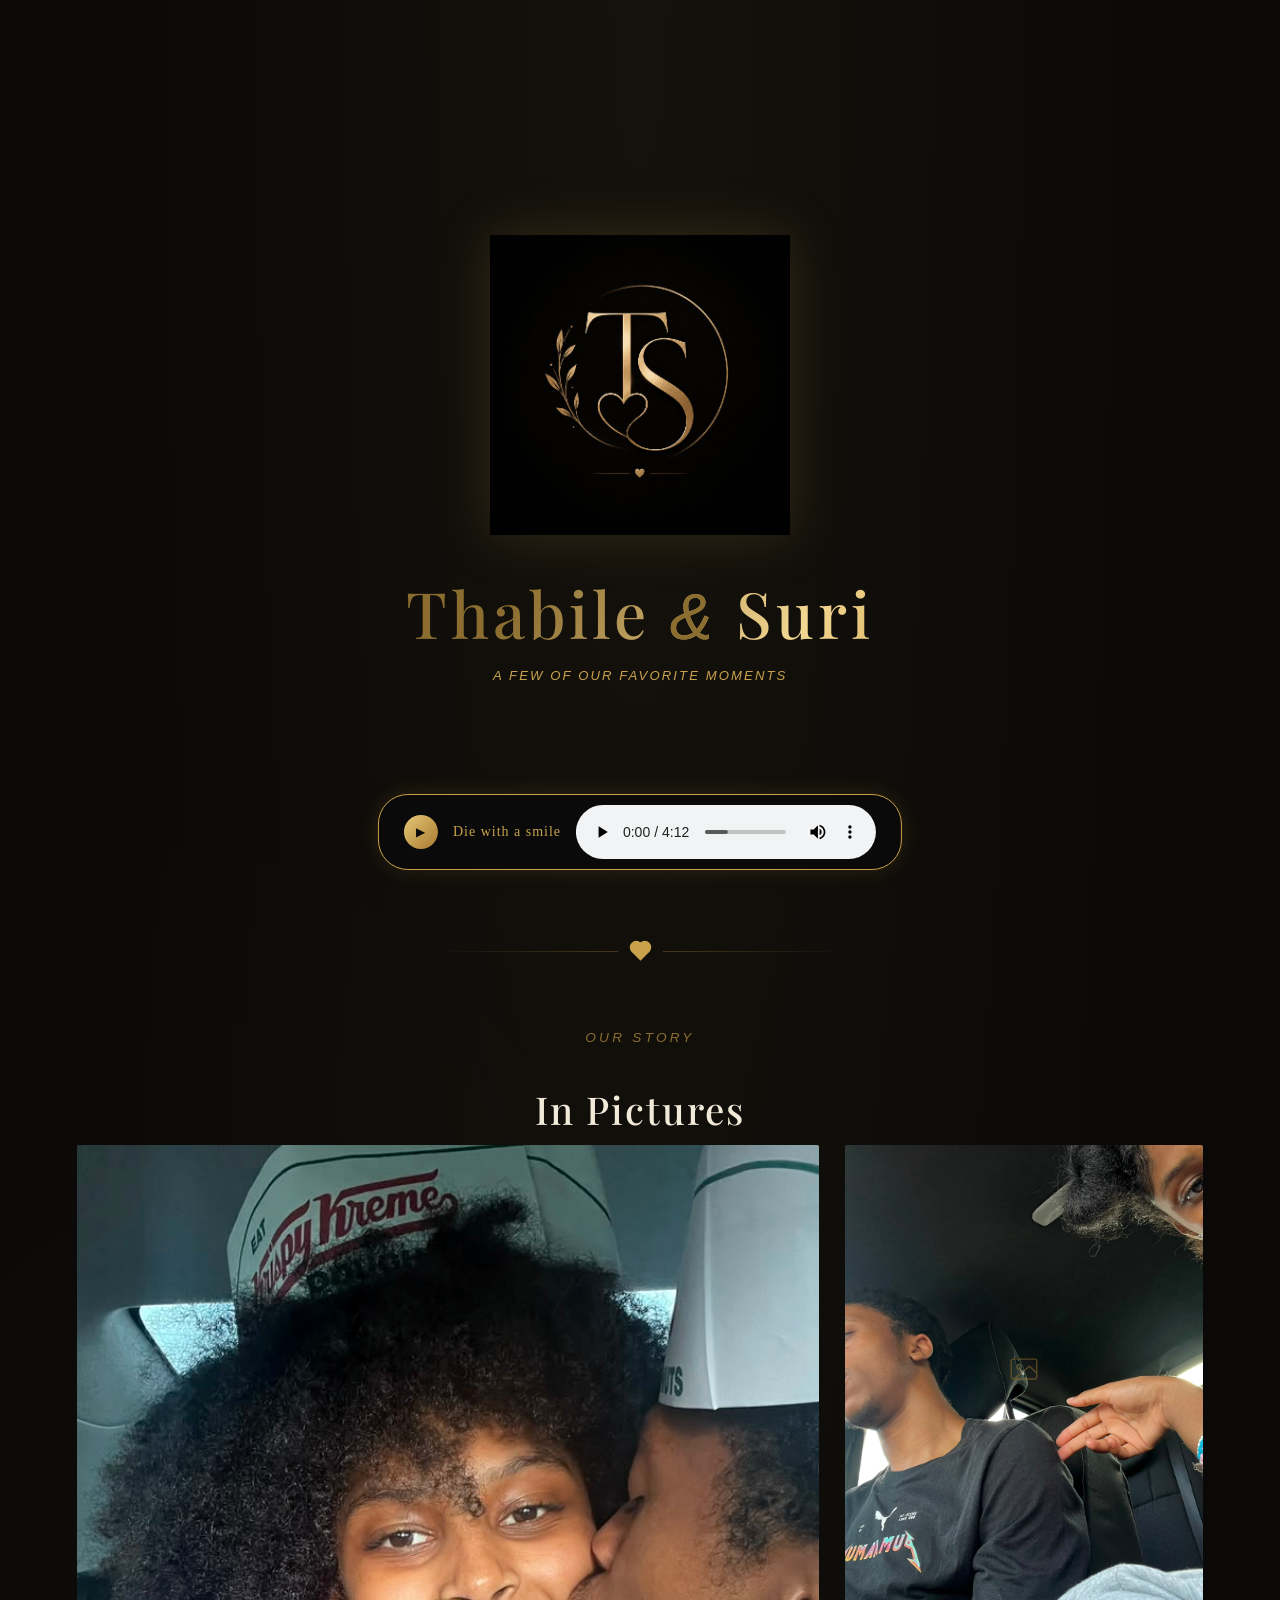
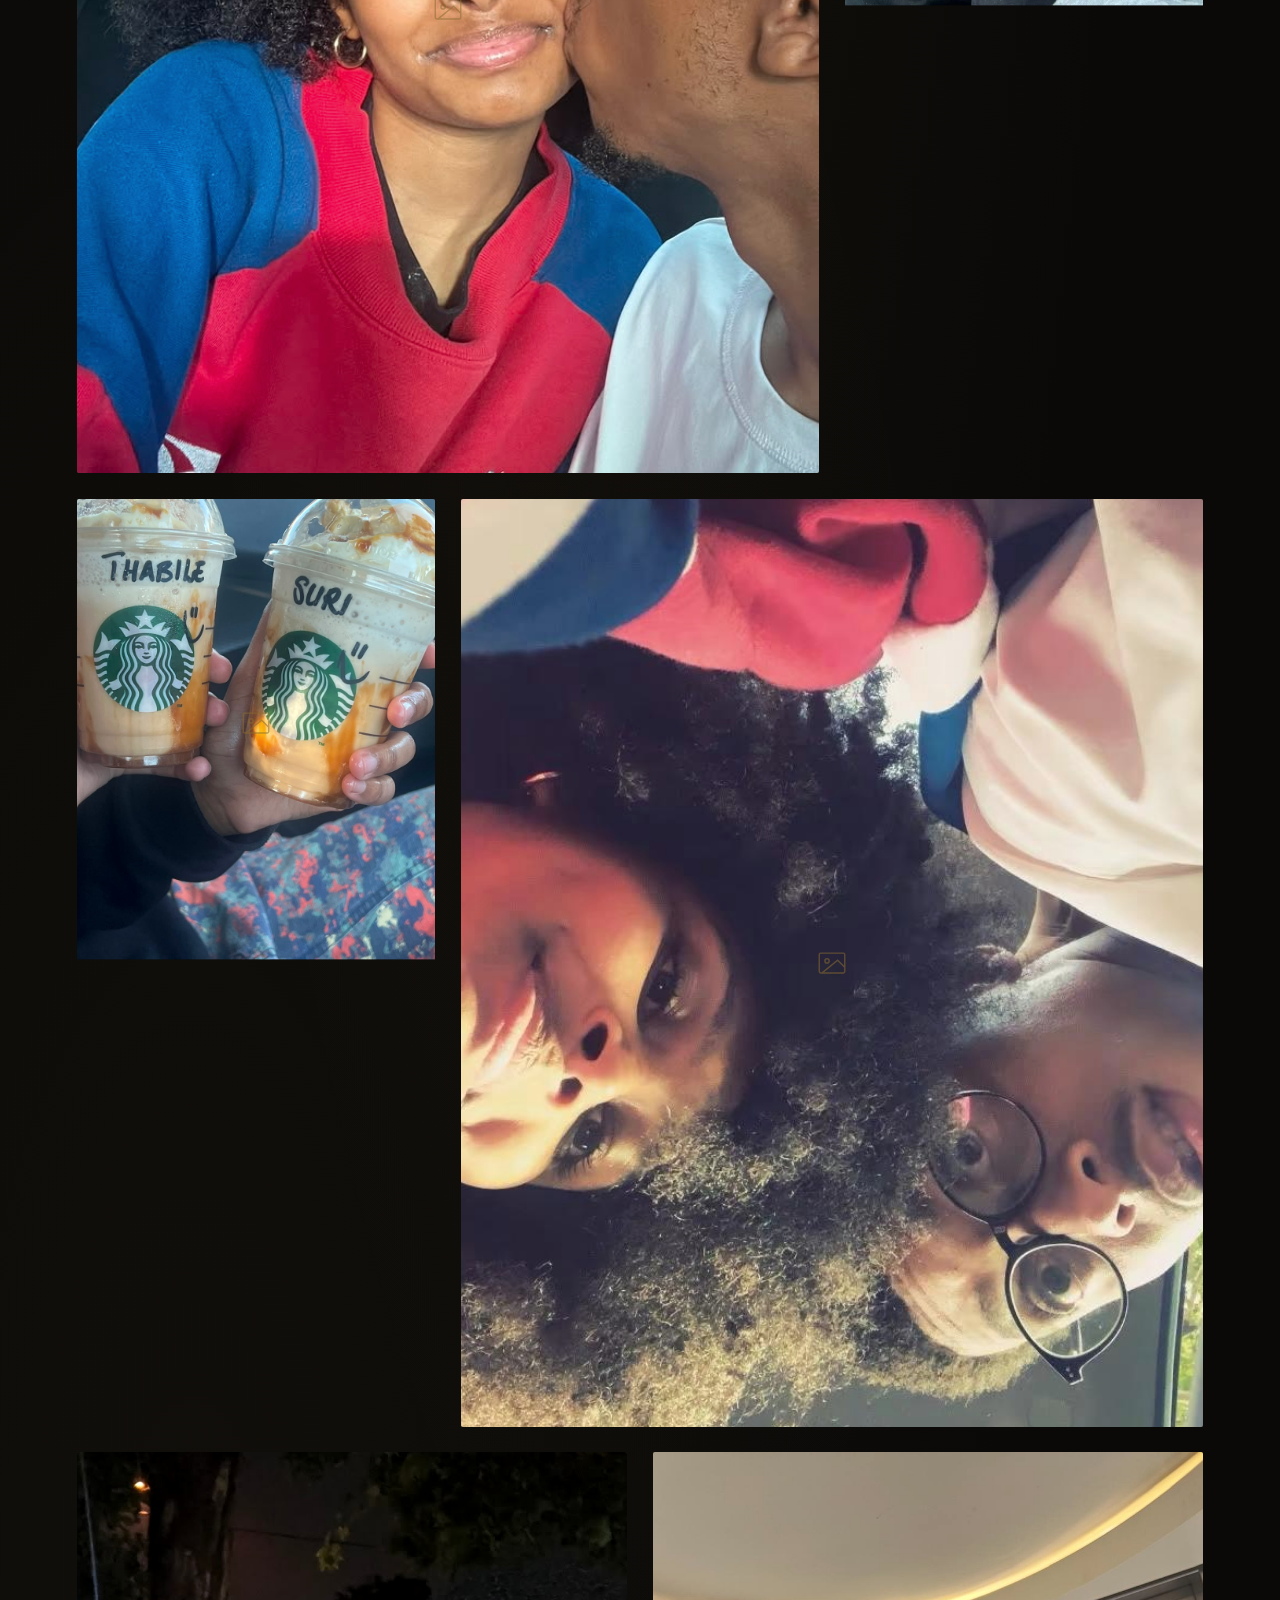
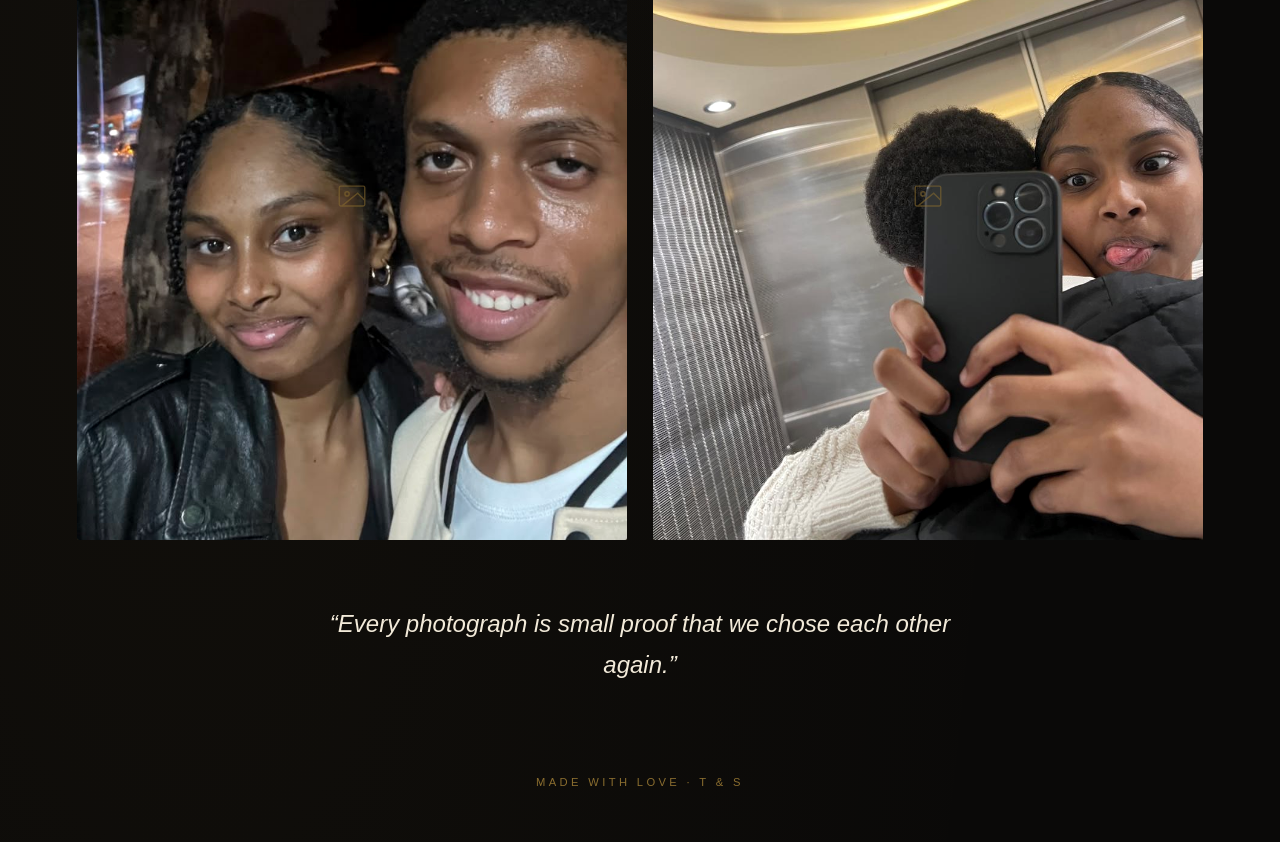
<file: gallery.html>
<!DOCTYPE html>
<html lang="en">
<head>
<meta charset="UTF-8">
<meta name="viewport" content="width=device-width, initial-scale=1.0">
<title>T &amp; S</title>
<link rel="preconnect" href="https://fonts.googleapis.com">
<link href="https://fonts.googleapis.com/css2?family=Playfair+Display:ital,wght@0,400;0,500;0,600;1,400&family=Cormorant+Garamond:ital,wght@0,400;0,500;1,400;1,500&display=swap" rel="stylesheet">
<link rel="stylesheet" href="style.css">
<link rel="stylesheet" href="gallery.css">
</head>
<body>

  <header class="hero">
    <img class="hero-mark" src="logo.jpeg" alt="T and S monogram">
    <h1 class="hero-names foil">Thabile <span class="amp">&amp;</span> Suri</h1>
    <p class="hero-sub">a few of our favorite moments</p>
    <div class="hero-scroll">
      <div class="line"></div>
      <span>Scroll</span>
    </div>
  </header>

  <section id="gallery">
    <div class="divider"><div class="rule"></div><div class="heart"></div><div class="rule right"></div></div>
    <p class="section-kicker">Our Story</p>
    <h2 class="section-title">In Pictures</h2>

    <div class="gallery" id="galleryGrid">
      <!-- Each .frame is one photo slot. Replace the src in the <img> tag with your own photo
           (e.g. src="photo1.jpg") and it will automatically replace this placeholder. -->

      <figure class="frame">
        <div class="frame-inner">
          <img src="WhatsApp Image 2026-08-07 at 14.19.41.jpeg" alt="Photo 1" onerror="this.style.display='none'">
          <div class="placeholder">
            <svg viewBox="0 0 24 24" fill="none" stroke="currentColor" stroke-width="1"><rect x="3" y="5" width="18" height="14" rx="1"/><circle cx="8.5" cy="10.5" r="1.5"/><path d="M21 15l-5-5L5 19"/></svg>
          </div>
          <div class="frame-gold-border"></div>
          <div class="corner tl"></div><div class="corner br"></div>
          <div class="frame-caption"><div class="num">01</div><div class="cap">Krispy Kreme employees</div></div>
        </div>
      </figure>

      <figure class="frame">
        <div class="frame-inner">
          <img src="WhatsApp Image 2026-08-07 at 14.19.47.jpeg" alt="Photo 2" onerror="this.style.display='none'">
          <div class="placeholder">
            <svg viewBox="0 0 24 24" fill="none" stroke="currentColor" stroke-width="1"><rect x="3" y="5" width="18" height="14" rx="1"/><circle cx="8.5" cy="10.5" r="1.5"/><path d="M21 15l-5-5L5 19"/></svg>
          </div>
          <div class="frame-gold-border"></div>
          <div class="corner tl"></div><div class="corner br"></div>
          <div class="frame-caption"><div class="num">02</div><div class="cap">Golden hour</div></div>
        </div>
      </figure>

      <figure class="frame">
        <div class="frame-inner">
          <img src="WhatsApp Image 2026-08-07 at 14.19.49.jpeg" alt="Photo 3" onerror="this.style.display='none'">
          <div class="placeholder">
            <svg viewBox="0 0 24 24" fill="none" stroke="currentColor" stroke-width="1"><rect x="3" y="5" width="18" height="14" rx="1"/><circle cx="8.5" cy="10.5" r="1.5"/><path d="M21 15l-5-5L5 19"/></svg>
          </div>
          <div class="frame-gold-border"></div>
          <div class="corner tl"></div><div class="corner br"></div>
          <div class="frame-caption"><div class="num">03</div><div class="cap">Just us</div></div>
        </div>
      </figure>

      <figure class="frame">
        <div class="frame-inner">
          <img src="WhatsApp Image 2026-08-07 at 14.25.54.jpeg" alt="Photo 4" onerror="this.style.display='none'">
          <div class="placeholder">
            <svg viewBox="0 0 24 24" fill="none" stroke="currentColor" stroke-width="1"><rect x="3" y="5" width="18" height="14" rx="1"/><circle cx="8.5" cy="10.5" r="1.5"/><path d="M21 15l-5-5L5 19"/></svg>
          </div>
          <div class="frame-gold-border"></div>
          <div class="corner tl"></div><div class="corner br"></div>
          <div class="frame-caption"><div class="num">04</div><div class="cap">A perfect day</div></div>
        </div>
      </figure>

      <figure class="frame">
        <div class="frame-inner">
          <img src="showroom.jpeg" alt="Photo 5" onerror="this.style.display='none'">
          <div class="placeholder">
            <svg viewBox="0 0 24 24" fill="none" stroke="currentColor" stroke-width="1"><rect x="3" y="5" width="18" height="14" rx="1"/><circle cx="8.5" cy="10.5" r="1.5"/><path d="M21 15l-5-5L5 19"/></svg>
          </div>
          <div class="frame-gold-border"></div>
          <div class="corner tl"></div><div class="corner br"></div>
          <div class="frame-caption"><div class="num">05</div><div class="cap">Somewhere new</div></div>
        </div>
      </figure>

      <figure class="frame">
        <div class="frame-inner">
          <img src="photo6.jpeg" alt="Photo 6" onerror="this.style.display='none'">
          <div class="placeholder">
            <svg viewBox="0 0 24 24" fill="none" stroke="currentColor" stroke-width="1"><rect x="3" y="5" width="18" height="14" rx="1"/><circle cx="8.5" cy="10.5" r="1.5"/><path d="M21 15l-5-5L5 19"/></svg>
          </div>
          <div class="frame-gold-border"></div>
          <div class="corner tl"></div><div class="corner br"></div>
          <div class="frame-caption"><div class="num">06</div><div class="cap">Still us</div></div>
        </div>
      </figure>
    </div>

    <div class="closing">
      <p>&ldquo;Every photograph is small proof that we chose each other again.&rdquo;</p>
    </div>
    <div class="audio-player">
            <button id="playBtn" class="play-btn">▶</button>
            <div class="track-info">Die with a smile</div>
            <audio id="bgAudio" controls>
                <source src="Die with a smile.mp3" type="audio/mpeg"
            </audio>
    </div>
  </section>

  <footer>Made with love &middot; T &amp; S</footer>

<script>
  const io = new IntersectionObserver((entries) => {
    entries.forEach(e => {
      if(e.isIntersecting){
        e.target.classList.add('in-view');
        io.unobserve(e.target);
      }
    });
  }, { threshold: 0.15 });

  document.querySelectorAll('.frame, .closing p').forEach((el, i) => {
    el.style.transitionDelay = (i % 6) * 90 + 'ms';
    io.observe(el);
  });
</script>

</body>
</html>
</file>
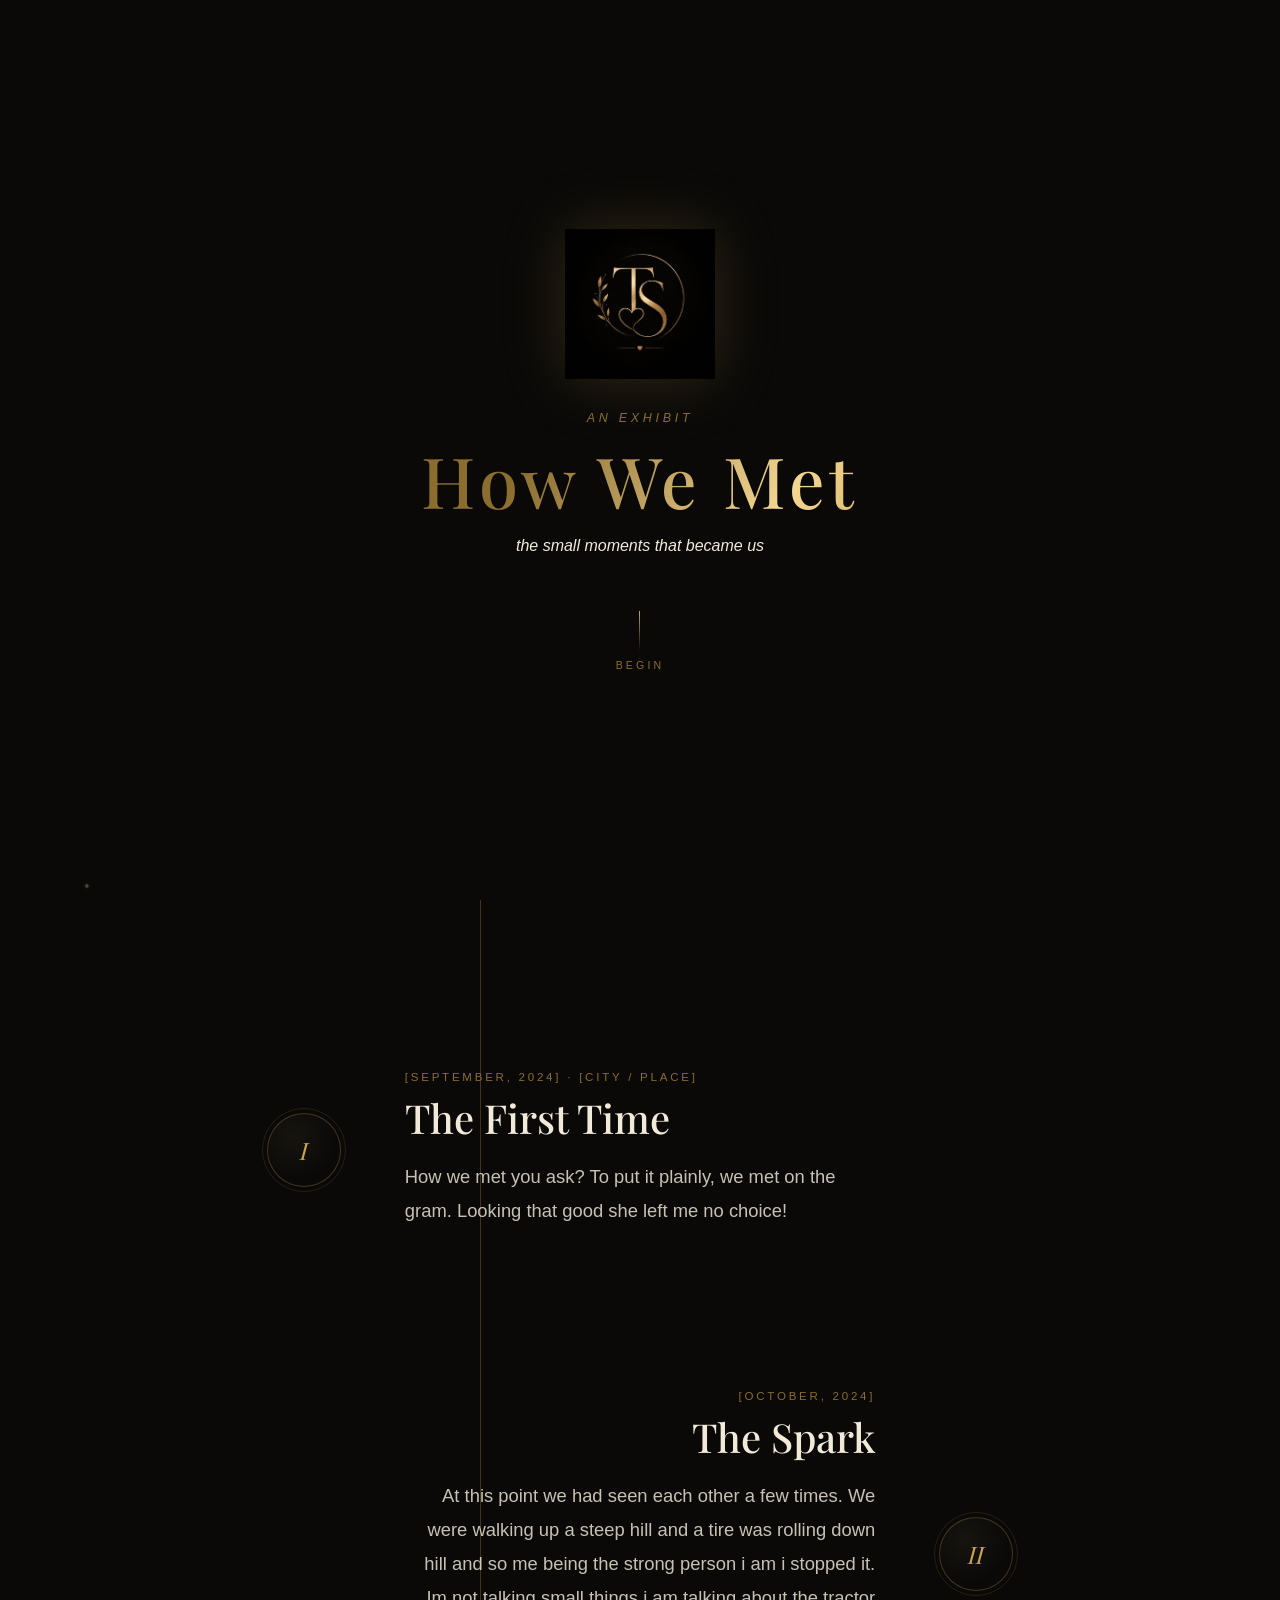
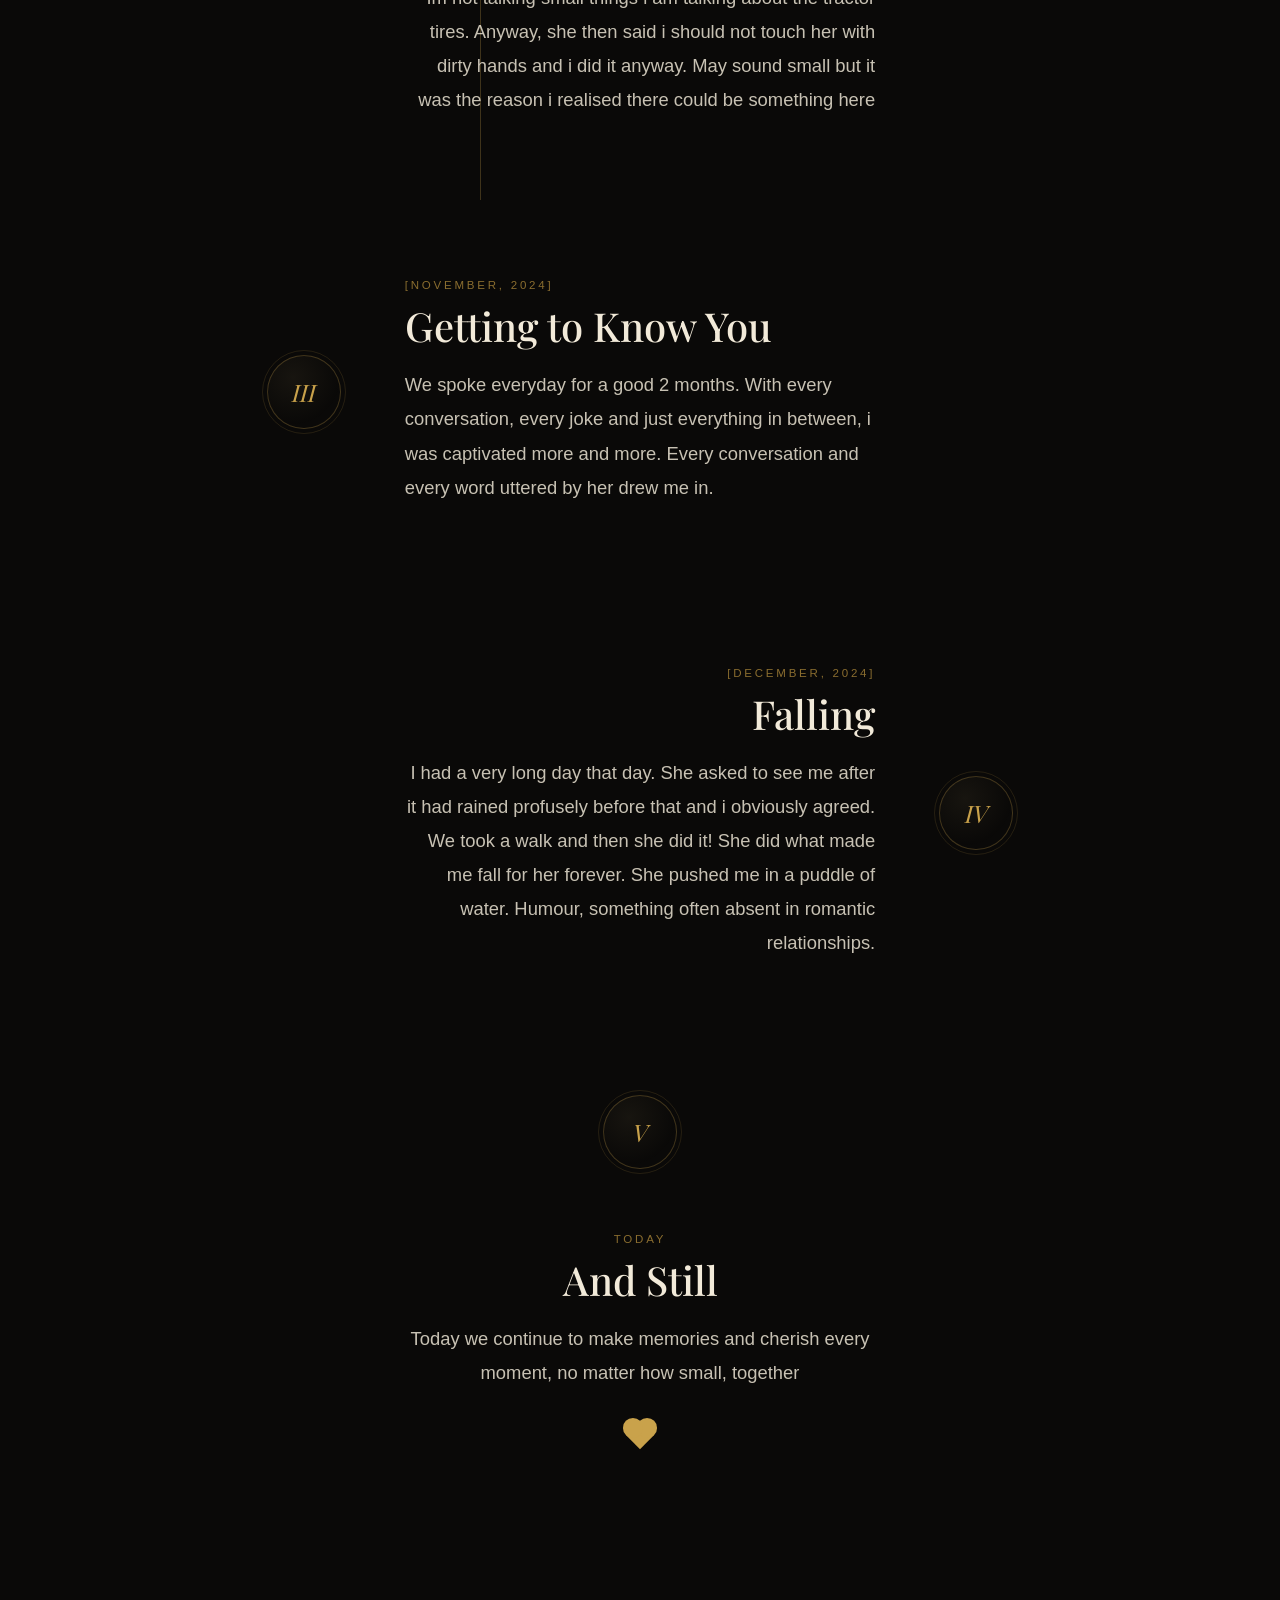
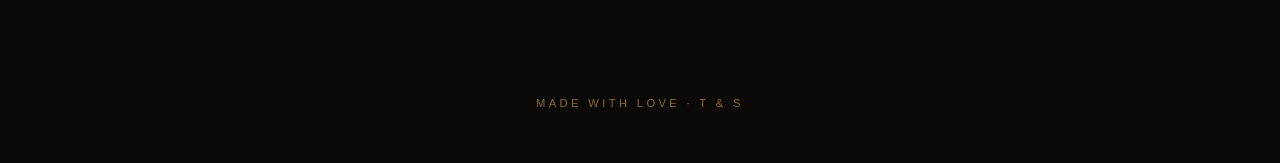
<file: howwemet.html>
<!DOCTYPE html>
<html lang="en">
<head>
<meta charset="UTF-8">
<meta name="viewport" content="width=device-width, initial-scale=1.0">
<title>How We Met &middot; T &amp; S</title>
<link rel="preconnect" href="https://fonts.googleapis.com">
<link href="https://fonts.googleapis.com/css2?family=Playfair+Display:ital,wght@0,400;0,500;0,600;1,400&family=Cormorant+Garamond:ital,wght@0,400;0,500;1,400;1,500&family=Great+Vibes&display=swap" rel="stylesheet">
<link rel="stylesheet" href="howwemet.css">
<link rel="stylesheet" href="style.css">
</head>
<body>

  <canvas id="embers"></canvas>

  <header class="ex-hero">
    <img class="ex-mark" src="logo.jpeg" >
    <p class="ex-kicker">An Exhibit</p>
    <h1 class="ex-title foil">How We Met</h1>
    <p class="ex-sub">the small moments that became us</p>
    <div class="ex-scroll"><div class="line"></div><span>Begin</span></div>
  </header>

  <div class="thread-wrap">
    <div class="thread"><div class="thread-fill" id="threadFill"></div></div>
  </div>

  <main class="story">

    <section class="chapter" data-n="I">
      <div class="chapter-marker"><span class="num">I</span></div>
      <div class="chapter-body">
        <p class="chapter-eyebrow">[September, 2024] &middot; [City / Place]</p>
        <h2 class="chapter-title">The First Time</h2>
        <p class="chapter-text">
          How we met you ask? To put it plainly, we met on the gram. Looking that good she left me no choice!
        </p>
      </div>
    </section>

    <section class="chapter reverse" data-n="II">
      <div class="chapter-marker"><span class="num">II</span></div>
      <div class="chapter-body">
        <p class="chapter-eyebrow">[October, 2024]</p>
        <h2 class="chapter-title">The Spark</h2>
        <p class="chapter-text">
          At this point we had seen each other a few times. We were walking up a steep hill and a tire was rolling down hill and so me being the strong person i am i stopped it. Im not talking small things i am talking about the tractor tires. Anyway, she then said i should not touch her with dirty hands and i did it anyway. May sound small but it was the reason i realised there could be something here
        </p>
      </div>
    </section>

    <section class="chapter" data-n="III">
      <div class="chapter-marker"><span class="num">III</span></div>
      <div class="chapter-body">
        <p class="chapter-eyebrow">[November, 2024]</p>
        <h2 class="chapter-title">Getting to Know You</h2>
        <p class="chapter-text">
            We spoke everyday for a good 2 months. With every conversation, every joke and just everything in between, i was captivated more and more. Every conversation and every word uttered by her drew me in. 
        </p>
      </div>
    </section>

    <section class="chapter reverse" data-n="IV">
      <div class="chapter-marker"><span class="num">IV</span></div>
      <div class="chapter-body">
        <p class="chapter-eyebrow">[December, 2024]</p>
        <h2 class="chapter-title">Falling</h2>
        <p class="chapter-text">
            I had a very long day that day. She asked to see me after it had rained profusely before that and i obviously agreed. We took a walk and then she did it! She did what made me fall for her forever. She pushed me in a puddle of water. Humour, something often absent in romantic relationships.
        </p>
      </div>
    </section>

    <section class="chapter finale" data-n="V">
      <div class="chapter-marker"><span class="num">V</span></div>
      <div class="chapter-body">
        <p class="chapter-eyebrow">Today</p>
        <h2 class="chapter-title">And Still</h2>
        <p class="chapter-text">
          Today we continue to make memories and cherish every moment, no matter how small, together
        </p>
        <div class="finale-heart"><span></span></div>
      </div>
    </section>

  </main>

  <footer>Made with love &middot; T &amp; S</footer>

<script>
  // Embers
  const canvas = document.getElementById('embers');
  const ctx = canvas.getContext('2d');
  let w, h, embers = [];
  const EMBER_COUNT = 42;

  function resize(){
    w = canvas.width = window.innerWidth;
    h = canvas.height = window.innerHeight;
  }
  window.addEventListener('resize', resize);
  resize();

  function makeEmber(){
    return {
      x: Math.random() * w,
      y: h + Math.random() * h,
      r: 0.6 + Math.random() * 1.8,
      speed: 0.15 + Math.random() * 0.35,
      drift: (Math.random() - 0.5) * 0.3,
      alpha: 0.15 + Math.random() * 0.35,
      flicker: Math.random() * Math.PI * 2
    };
  }
  for(let i=0;i<EMBER_COUNT;i++) embers.push(makeEmber());

  const reduceMotion = window.matchMedia('(prefers-reduced-motion: reduce)').matches;

  function tick(){
    ctx.clearRect(0,0,w,h);
    if(!reduceMotion){
      embers.forEach(e => {
        e.y -= e.speed;
        e.x += e.drift;
        e.flicker += 0.02;
        if(e.y < -10){ Object.assign(e, makeEmber(), { y: h + 10 }); }
        const a = e.alpha * (0.6 + 0.4 * Math.sin(e.flicker));
        ctx.beginPath();
        ctx.arc(e.x, e.y, e.r, 0, Math.PI*2);
        ctx.fillStyle = `rgba(212,175,110,${a})`;
        ctx.shadowColor = 'rgba(244,215,146,0.6)';
        ctx.shadowBlur = 6;
        ctx.fill();
      });
    }
    requestAnimationFrame(tick);
  }
  tick();

  // Scroll-linked thread
  const threadFill = document.getElementById('threadFill');
  const storyEl = document.querySelector('.story');
  function updateThread(){
    const rect = storyEl.getBoundingClientRect();
    const total = storyEl.offsetHeight - window.innerHeight * 0.5;
    const scrolled = Math.min(Math.max(-rect.top, 0), total);
    const pct = total > 0 ? (scrolled / total) * 100 : 0;
    threadFill.style.height = pct + '%';
  }
  document.addEventListener('scroll', updateThread, { passive: true });
  updateThread();

  // Chapter reveals
  const io = new IntersectionObserver((entries) => {
    entries.forEach(e => {
      if(e.isIntersecting){
        e.target.classList.add('in-view');
        io.unobserve(e.target);
      }
    });
  }, { threshold: 0.3 });
  document.querySelectorAll('.chapter').forEach(el => io.observe(el));
</script>

</body>
</html>
</file>
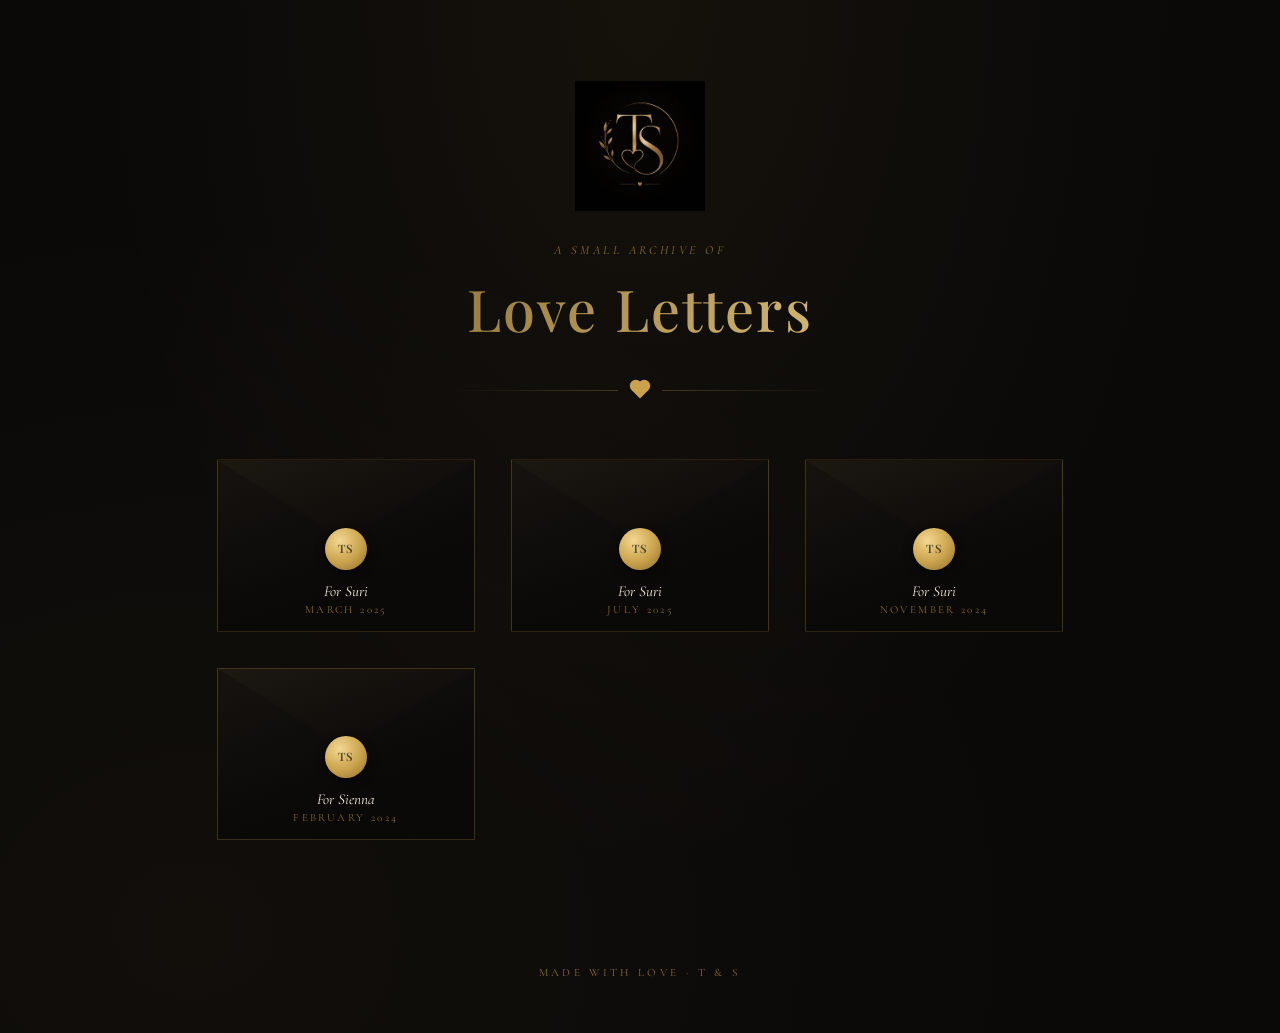
<file: loveletters.html>
<!DOCTYPE html>
<html lang="en">
<head>
<meta charset="UTF-8">
<meta name="viewport" content="width=device-width, initial-scale=1.0">
<title>Love Letters &middot; T &amp; S</title>
<link rel="preconnect" href="https://fonts.googleapis.com">
<link href="https://fonts.googleapis.com/css2?family=Playfair+Display:ital,wght@0,400;0,500;0,600;1,400&family=Cormorant+Garamond:ital,wght@0,400;0,500;1,400;1,500&family=Great+Vibes&display=swap" rel="stylesheet">
<link rel="stylesheet" href="loveletter.css">
</head>
<body>

  <header class="lib-hero">
    <img class="lib-mark" src="logo.jpeg" alt="T and S monogram">
    <p class="lib-kicker">A Small Archive Of</p>
    <h1 class="lib-title foil">Love Letters</h1>
    <div class="divider"><div class="rule"></div><div class="heart"></div><div class="rule right"></div></div>
  </header>

  <main class="shelf" id="shelf">
    <!-- Each .envelope is one letter. Edit data-title / data-date / data-body,
         or duplicate the whole <div class="envelope"> block to add more letters. -->

    <div class="envelope" data-title="Venting session" data-date="March 2026"
         data-body="You’re the most beautiful  woman I’ve ever laid my eyes on. The warmth of your smile, the glisten in your eyes, the subtlety in your beautiful. Once I saw all these things for the first time…I knew that I could never live without them ever again. I’ve never believed in soulmates but Out of 8 billion human beings God saw it fit for me and you to be together. I’m eternally grateful. I see a future. A future I’ve always pondered about. The feeling I get when your hand brushes against mine. When I’m the reason you smile. Nothing can describe it. You’ve given me the most beautiful moments of my life. The moments I’ll cherish forever. When we went to woodlands for ice cream. When we went to woodlands again for Starbucks. When we went to total ninja. When I sang for you by the tire. When we had our first kiss. When we took walks around magalies. When we used to go out for ice cream. When I first spoke to you and we went back and forth about skopo. When we saw that granny almost fall on our way to the park. When we got caught by your brother. And so many more baby. My prayer to God that may we be joint at the hip. May we never leave each others sides. May the only thing that separates us be death. Until then…I want to live my life with you and no one else but you. I never imagined you’d be this important to me but here we are. I love you so much baby. I dont know what I did to deserve you, your kindness, your care, your compassion and just so much more. You’re the light of my life.

Yours, always,
Tellythabi.">
      <div class="wax-seal"><span>TS</span></div>
      <div class="env-face">
        <p class="env-to">For Suri</p>
        <p class="env-date">March 2025</p>
      </div>
    </div>

    <div class="envelope" data-title="My version of a sonnet" data-date="July 2023"
         data-body="I genuinely think I’m a very lucky person. I have stumbled upon the most beautiful human being ever. Even better than I could imagine. I am beyond grateful for what we have together, I am grateful for everything we have managed to build for the past year and a half. I never imagined myself in this position. You have loved me in way I never thought possible. You have cared for me in more ways than one. I don’t know what I’d do without you, I don’t even wanna imagine. You are my best friend and My biggest cheerleader . You celebrate every milestone with me. When I feel down and out you are there as well. I’ve never felt anything as warm as your love, as tender as your love. I thank God I met a person as amazing as you are. You’re literally the best thing that’s ever happened to me. Your smile, your love, your hand on mine, your hugs, your kisses, your scent, your humour, your care and virtually everything else about you are all the things that I wake up motivated in the morning. It’s also the reason I don’t give up when I want to. I keep going because of you. My soul and basically my very being is deeply intertwined with yours. You are my everything. And I also want you to know that each and every moment we have together, every moment we spent laughing together, everytime we spent and just for a moment it felt like time slowed down, all of those moments are all etched deep into my mind,I love u more than u know, more than anything. I didn’t know it was possible to feel this way about someone but it is. I’m so glad that it’s you
Tellythabi.">
      <div class="wax-seal"><span>TS</span></div>
      <div class="env-face">
        <p class="env-to">For Suri</p>
        <p class="env-date">July 2025</p>
      </div>
    </div>

    <div class="envelope" data-title="I appreciate HER" data-date="November 2023"
         data-body="Babe I just wanted to tell u how amazing I think you are. You are such a beautiful human being. I could’ve never imagined I’d end up with a person like you. You’re so loving, caring, kind and honestly so much more. I remember when we started dating i literally thought u were perfect. No flaws!! U always looked beautiful…not a strand of hair out of place. Your smile was always vibrant and always lights up my world. Then we went a few months down the line and I realised you’re not perfect but I love you anyway. Even on your bad days you tell me you love me. Even on your bad days you call to check up on me. Even when u cry you tell me you love me. Even when you’re upset you want me to be happy, because of that I will always think you are perfect. You are the best gift God has ever given to me. I pray for you constantly. For our relationship. I pray we get closer to God as well. I wake up everyday highly motivated to be better for u. To be the best, for you. It’s always been for u. Coz I wanna give u every good thing this world has to offer. I’m really proud of the person you’re becoming, motivated and focused. It looks good. I have a million words to say but I don’t have the time to say them so I’ll show you in each and every action, everytime I am with you. I am crazy about u and nothing will ever change that babe, I love u
Forever,
Tellythabi.">
      <div class="wax-seal"><span>TS</span></div>
      <div class="env-face">
        <p class="env-to">For Suri</p>
        <p class="env-date">November 2024</p>
      </div>
    </div>

    <div class="envelope" data-title="SHE SAID YES!!!" data-date="November 2024"
         data-body="Suri…I’m just gonna say what I wanted to say. I’ve been thinking lately, a lot. About myself, about you and just who u are as a person and about our future. I’ll always find it crazy how we were brought together but I’m glad it happened. No word can express how much I love u but I’m gonna try anyway as the days progress I realise that I want to spend forever with u, however long forever may be…may it be with you. Everyday I think about how I want to be the best version of myself but for the people I love…u included. I’ve had two amazing months with you and I honestly don’t know how I ever lived without you. I love you. I want you to be mine. I cannot picture this life thing without you and I wanna have all my happy moments with you by my side. When I’m happy I’d like u to be there. When I’m sad I’d like u to be there. When you’re happy I want u to allow me to be there and when you’re sad I want u to allow me to be there.

I found this verse in the bible and it goes like this 

In Ruth 1:16-17 New International Version (NIV) it says
Where you go I will go, and where you stay I will stay. Your people will be my people and your God my God. Where you die I will die, and there I will be buried. May the LORD deal with me, be it ever so severely, if even death separates you and me.

This is my promise to u.

With that being said…what do u say? 
Do u OFFICIALLY want to be my girlfriend?

Yours,
Tellythabi.">
      <div class="wax-seal"><span>TS</span></div>
      <div class="env-face">
        <p class="env-to">For Sienna</p>
        <p class="env-date">February 2024</p>
      </div>
    </div>
  </main>

  <div class="reader" id="reader">
    <div class="reader-backdrop" id="readerBackdrop"></div>
    <div class="letter-paper" id="letterPaper">
      <button class="close-btn" id="closeBtn" aria-label="Close letter">&times;</button>
      <p class="letter-date" id="letterDate"></p>
      <h2 class="letter-title" id="letterTitle"></h2>
      <p class="letter-body" id="letterBody"></p>
      <div class="letter-sign">T &amp; S</div>
    </div>
  </div>

  <footer>Made with love &middot; T &amp; S</footer>

<script>
  const shelf = document.getElementById('shelf');
  const reader = document.getElementById('reader');
  const paper = document.getElementById('letterPaper');
  const backdrop = document.getElementById('readerBackdrop');
  const closeBtn = document.getElementById('closeBtn');

  shelf.querySelectorAll('.envelope').forEach(env => {
    env.addEventListener('click', () => {
      document.getElementById('letterTitle').textContent = env.dataset.title;
      document.getElementById('letterDate').textContent = env.dataset.date;
      document.getElementById('letterBody').textContent = env.dataset.body;
      reader.classList.add('open');
      document.body.style.overflow = 'hidden';
    });
  });

  function closeReader(){
    reader.classList.remove('open');
    document.body.style.overflow = '';
  }
  closeBtn.addEventListener('click', closeReader);
  backdrop.addEventListener('click', closeReader);
  document.addEventListener('keydown', e => { if(e.key === 'Escape') closeReader(); });

  const io = new IntersectionObserver((entries) => {
    entries.forEach(e => {
      if(e.isIntersecting){ e.target.classList.add('in-view'); io.unobserve(e.target); }
    });
  }, { threshold: 0.2 });
  shelf.querySelectorAll('.envelope').forEach((el, i) => {
    el.style.transitionDelay = (i % 4) * 100 + 'ms';
    io.observe(el);
  });
</script>

</body>
</html>
</file>
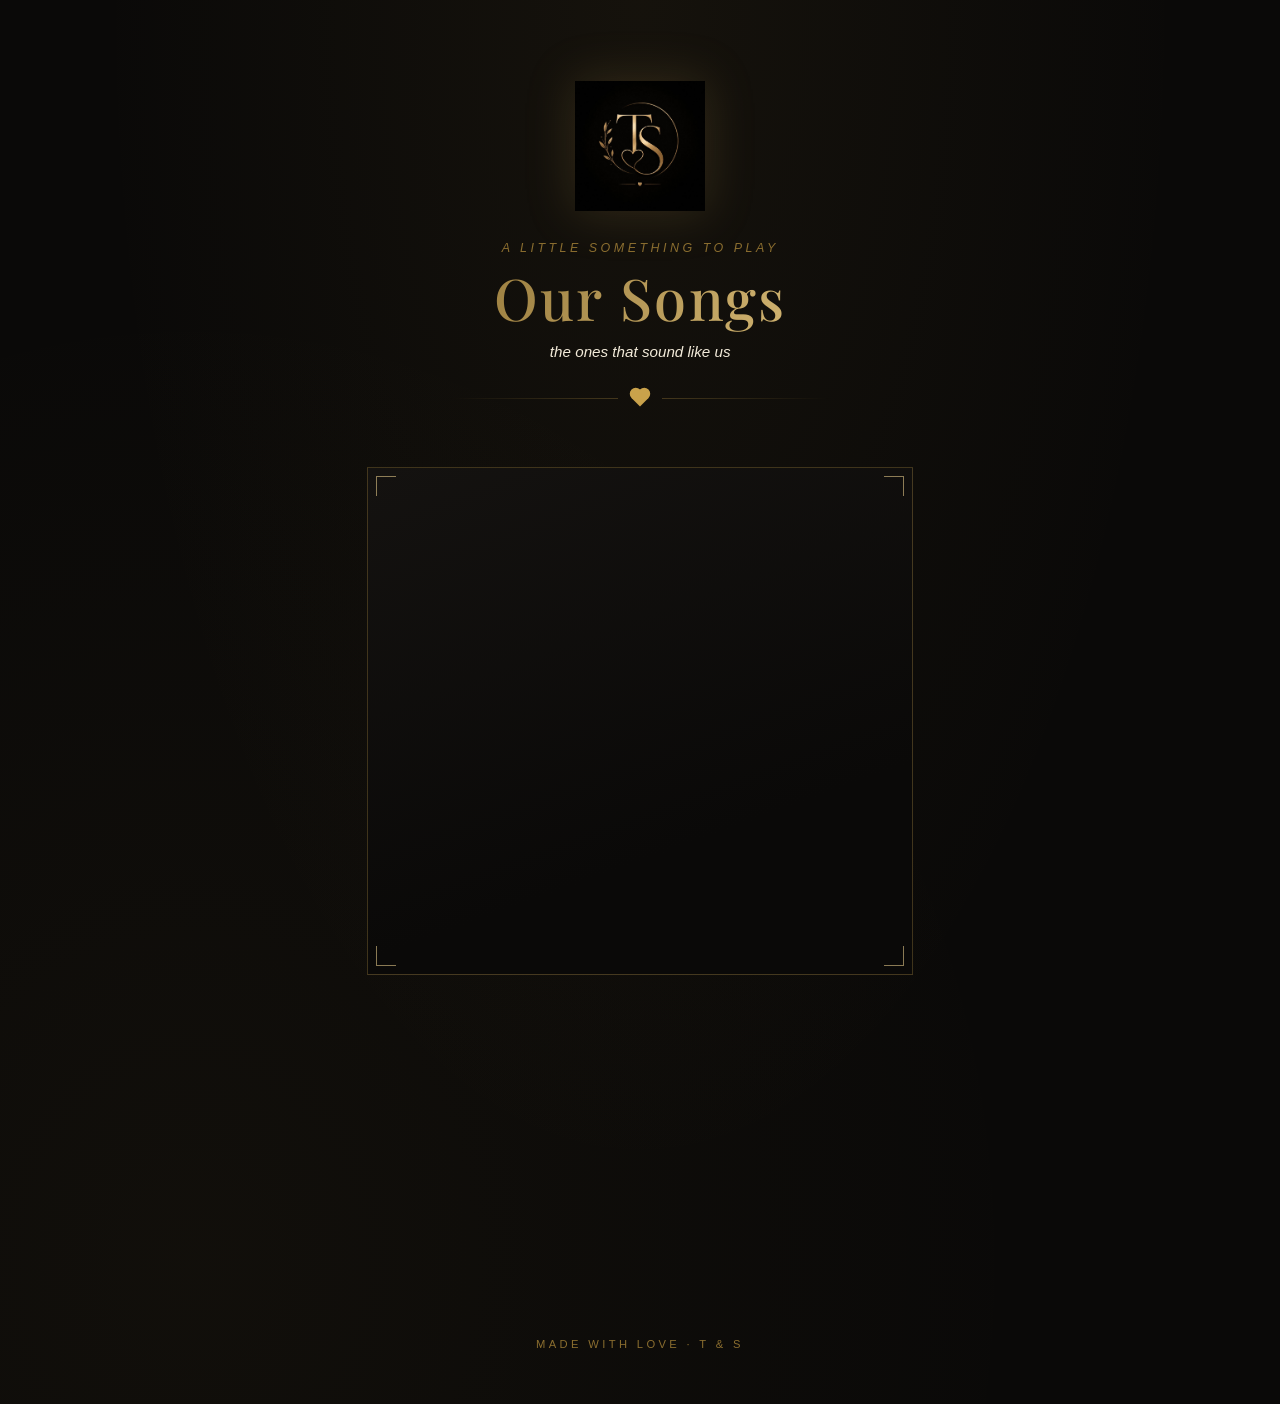
<file: memories.html>
<!DOCTYPE html>
<html lang="en">
<head>
<meta charset="UTF-8">
<meta name="viewport" content="width=device-width, initial-scale=1.0">
<title>Our Songs &middot; T &amp; S</title>
<link rel="preconnect" href="https://fonts.googleapis.com">
<link href="https://fonts.googleapis.com/css2?family=Playfair+Display:ital,wght@0,400;0,500;0,600;1,400&family=Cormorant+Garamond:ital,wght@0,400;0,500;1,400;1,500&display=swap" rel="stylesheet">
<link rel="stylesheet" href="memories.css">
<link rel="stylesheet" href="style.css">
<link href="https://fonts.googleapis.com/css2?family=Playfair+Display:wght@400;600&family=Cormorant+Garamond:ital@1&display=swap" rel="stylesheet">
</head>
<body>

  <header class="pl-hero">
    <img class="pl-mark" src="logo.jpeg" alt="T and S monogram">
    <p class="pl-kicker">A Little Something To Play</p>
    <h1 class="pl-title foil">Our Songs</h1>
    <p class="pl-sub">the ones that sound like us</p>
    <div class="divider"><div class="rule"></div><div class="heart"></div><div class="rule right"></div></div>
  </header>

  <main class="pl-main">
    <div class="pl-frame">
      <div class="corner tl"></div><div class="corner tr"></div>
      <div class="corner bl"></div><div class="corner br"></div>

      <!-- Replace the src below with your playlist link, changing
           "music.apple.com" to "embed.music.apple.com" -->
      <iframe
        class="pl-embed"
        allow="autoplay *; encrypted-media *; fullscreen *; clipboard-write"
        frameborder="0"
        height="450"
        sandbox="allow-forms allow-popups allow-same-origin allow-scripts allow-storage-access-by-user-activation allow-top-navigation-by-user-activation"
        src="https://embed.music.apple.com/za/playlist/pl.u-WabZ687fegz33g7">
      </iframe>
    </div>



    <div class="notes">
      <!-- Optional: a few lines about specific songs. Duplicate .note to add more, or delete this block entirely. -->
      <div class="note">
        <p class="note-title">[Song Title]</p>
        <p class="note-text">[Why this one made the list — where you were, what it reminds you of.]</p>
      </div>
      <div class="note">
        <p class="note-title">[Song Title]</p>
        <p class="note-text">[A line about this one too.]</p>
      </div>
    </div>
  </main>

  <footer>Made with love &middot; T &amp; S</footer>

</body>
</html>
</file>
<file: style.css>
*{
    margin: 0;
    padding: 0;
    font-family: sans-serif;
}

.banner{
    width: 100%;
    height: 100vh;
    background-image: linear-gradient(rgba(0,0,0,0.75)),url(background.jpeg);
    background-size: cover;
    background-position: center;
}

.nav-bar{
box-shadow: 0 2px 4px rgba(0,0,0,0.08);
position: sticky;
top: 0;
z-index: 100;
}

.nav-container{
    max-width: 1200px;
    margin:0 auto;
    margin-left: 0;
    padding: 0.75rem 1.5rem;
    display: flex;
    align-items: center;
    justify-content: space-between;
}

.nav-logo img{
    height: 100px;
    display: block;
}

.nav-links{
    list-style: none;
    display: flex;
    gap:2rem;
    margin: 0;
    padding: 0;
}

.nav-links li{
    display: inline-block;
}

.nav-links a{
    position: relative;
  text-decoration: none;
  color: white;
  font-weight: 500;
  padding: 0.25rem 0;
}

.nav-links a::after{
    content: '';
    position: absolute;
    bottom: 0;
    left:0;
    width:0;
    height: 2px;
    background: #c9a24b;
    transition: width 1s ease;
}

.nav-links a:hover{
    color: #c9a24b;
}

.nav-links a:hover::after{
    width: 100%;
}

.logo{
    width:120px;
    cursor: pointer;
}

.nav-links ul li{
    list-style: none;
    display: inline-block;
    margin:0 20px;
}


.audio-player{
 position: fixed;
 bottom: 30px;
 left: 50%;
 transform: translateX(-50%);
 background:#0a0a0a;
 border:1px solid #c9a24b;
 border-radius: 30px;
 padding: 10px 25px;
 display: flex;
 align-items: center;
 gap: 15px;
 box-shadow: 0 0 20px rgba(201, 162, 75, 0.15);
 z-index: 1000;
}

.play-btn{
    background: linear-gradient(135deg, #e6c878, #a8792f);
    border: none;
    color: #0a0a0a;
    width: 34px;
    height: 34px;
    border-radius: 50%;
    cursor: pointer;
    font-size: 12px;
    display: flex;
    align-items: center;
    justify-content: center;
}

.track-info{
    font-family:Georgia, 'Times New Roman', Times, serif;
    color: #c9a24b;
    font-size: 14px;
    letter-spacing: 1px;
}

.content{
display: flex;
flex-direction: column;
align-items: center;
justify-content: center;
min-height: 100vh;
text-align: center;
color: #fff;
}

.content h1 {
  font-family: 'Playfair Display', Georgia, serif;
  font-size: 3.5rem;
  font-weight: 400;
  letter-spacing: 3px;
  background: linear-gradient(135deg, #e6c878, #a8792f);
  -webkit-background-clip: text;
  -webkit-text-fill-color: transparent;
  background-clip: text;
  margin-bottom: 20px;
}

.content p {
  font-family: 'Cormorant Garamond', Georgia, serif;
  font-size: 1.2rem;
  letter-spacing: 2px;
  color: #c9a24b;
  font-style: italic;
  opacity: 0.85;
  padding-bottom: 0px;
}

.gold-btn {
  font-family: 'Cormorant Garamond', Georgia, serif;
  font-size: 1.1rem;
  letter-spacing: 3px;
  text-transform: uppercase;
  color: #e6c878;
  background: transparent;
  border: 1px solid #a8792f;
  padding: 14px 40px;
  border-radius: 30px;
  cursor: pointer;
  position: relative;
  overflow: hidden;
  transition: color 0.4s ease, box-shadow 0.4s ease, border-color 0.4s ease;
}

.gold-btn::before {
  content: "";
  position: absolute;
  top: 0;
  left: -100%;
  width: 100%;
  height: 100%;
  background: linear-gradient(135deg, #e6c878, #a8792f);
  transition: left 0.4s ease;
  z-index: -1;
}

.gold-btn:hover {
  color: #0a0a0a;
  border-color: #e6c878;
  box-shadow: 0 0 20px rgba(201, 162, 75, 0.4);
}

.gold-btn:hover::before {
  left: 0;
}

.gold-btn:active {
  transform: scale(0.97);
}


/* Add this AFTER your existing stylesheet link on every page:
   <link rel="stylesheet" href="responsive.css">
   Works alongside gallery, letters, exhibit, and playlist pages. */

/* ---------- Base: mobile-first safety net ---------- */
img, iframe{ max-width: 100%; height: auto; }
iframe.pl-embed{ height: 450px; } /* keep Apple Music player's own ratio */

/* ---------- Phones (≤ 480px) ---------- */
@media (max-width: 480px){
  body{ font-size: 15px; }

  .hero-names, .ex-title, .lib-title, .pl-title{ font-size: clamp(1.7rem, 8vw, 2.4rem); letter-spacing: 0.02em; }
  .hero-mark, .ex-mark, .lib-mark, .pl-mark{ width: 42vw; }

  .gallery{ gap: 12px; }
  .frame-inner{ aspect-ratio: 4 / 4.6; }

  .shelf{ grid-template-columns: 1fr 1fr; gap: 14px; }
  .letter-paper{ padding: 2.2rem 1.4rem 2rem; max-height: 88vh; }
  .letter-body{ font-size: 1.02rem; line-height: 1.85; }

  .chapter{ padding: 6vh 0; gap: 1.2rem; }
  .chapter-marker{ width: 56px; height: 56px; }
  .chapter-text{ font-size: 1.02rem; }

  .pl-frame{ padding: 14px; }
  .notes{ gap: 1.2rem; }
}

/* ---------- Tablets (481px – 900px) ---------- */
@media (min-width: 481px) and (max-width: 900px){
  .gallery{ grid-template-columns: repeat(4, 1fr); }
  .frame, .frame:nth-child(6n+1), .frame:nth-child(6n+2), .frame:nth-child(6n+3),
  .frame:nth-child(6n+4), .frame:nth-child(6n+5), .frame:nth-child(6n+6){
    grid-column: span 2;
  }

  .shelf{ grid-template-columns: repeat(2, 1fr); }

  .chapter, .chapter.reverse{ flex-direction: column; text-align: left; gap: 1.4rem; }
  .chapter.reverse .chapter-text{ margin-left: 0; }
  .thread-wrap{ display: none; }

  .letter-paper{ max-width: 480px; }
  .pl-main{ padding-left: 5vw; padding-right: 5vw; }
}

/* ---------- Laptops / desktop (≥ 1400px): a bit more breathing room ---------- */
@media (min-width: 1400px){
  .gallery, .story, .shelf, .pl-main{ max-width: 1300px; }
  .chapter-text{ font-size: 1.25rem; }
}

/* ---------- Landscape phones: shrink oversized hero heights ---------- */
@media (max-height: 480px) and (orientation: landscape){
  .hero, .ex-hero, .lib-hero, .pl-hero{ min-height: auto; padding-top: 6vh; padding-bottom: 6vh; }
  .hero-scroll, .ex-scroll{ display: none; }
}

/* ---------- Touch devices: hover effects need a tap-friendly fallback ---------- */
@media (hover: none){
  .frame-caption, .frame-gold-border, .corner{ opacity: 1 !important; transform: none !important; }
  .frame img{ transform: scale(1) !important; }
  .envelope::before{ transform: rotateX(-15deg) translateY(-1px); }
}
</file>
<file: gallery.css>
:root{
  --black: #0a0908;
  --black-deep: #050504;
  --gold-1: #f4d792;
  --gold-2: #c9a24b;
  --gold-3: #8a6d2f;
  --cream: #f2ead9;
  --hair: rgba(201,162,75,0.28);
  --hair-soft: rgba(201,162,75,0.14);
}

*{ box-sizing: border-box; }

html{ scroll-behavior: smooth; }

body{
  margin:0;
  background: var(--black);
  color: var(--cream);
  font-family: 'Cormorant Garamond', serif;
  overflow-x: hidden;
  background-image:
    radial-gradient(ellipse at 50% 0%, rgba(201,162,75,0.06), transparent 60%),
    radial-gradient(ellipse at 15% 80%, rgba(201,162,75,0.04), transparent 55%);
}

@media (prefers-reduced-motion: reduce){
  *{ animation-duration: 0.001ms !important; animation-iteration-count: 1 !important; transition-duration: 0.001ms !important; scroll-behavior: auto !important; }
}

::selection{ background: var(--gold-2); color: var(--black); }

.foil{
  background: linear-gradient(115deg, var(--gold-3) 10%, var(--gold-1) 35%, var(--gold-2) 50%, var(--gold-1) 65%, var(--gold-3) 90%);
  background-size: 250% 100%;
  -webkit-background-clip: text;
  background-clip: text;
  color: transparent;
  animation: shimmer 9s ease-in-out infinite;
}
@keyframes shimmer{
  0%{ background-position: 0% 50%; }
  50%{ background-position: 100% 50%; }
  100%{ background-position: 0% 50%; }
}

.amp{ font-style: italic; color: var(--gold-3); -webkit-text-fill-color: var(--gold-3); }

.hero{
  min-height: 100svh;
  display:flex;
  flex-direction: column;
  align-items:center;
  justify-content:center;
  text-align:center;
  padding: 6vh 6vw 4vh;
  position: relative;
}

.hero-mark{
  width: min(46vw, 300px);
  opacity: 0;
  animation: rise-in 1.4s cubic-bezier(.16,.8,.28,1) 0.2s forwards;
  filter: drop-shadow(0 0 26px rgba(201,162,75,0.18));
}

@keyframes rise-in{
  from{ opacity:0; transform: translateY(18px) scale(0.96); }
  to{ opacity:1; transform: translateY(0) scale(1); }
}

.hero-names{
  margin-top: 2.2rem;
  font-family: 'Playfair Display', serif;
  font-weight: 500;
  font-size: clamp(2.1rem, 6vw, 4rem);
  letter-spacing: 0.06em;
  opacity: 0;
  animation: rise-in 1.2s cubic-bezier(.16,.8,.28,1) 0.8s forwards;
}

.hero-sub{
  margin-top: 0.8rem;
  font-style: italic;
  font-weight: 400;
  letter-spacing: 0.16em;
  text-transform: uppercase;
  font-size: 0.82rem;
  color: var(--gold-2);
  opacity: 0;
  animation: rise-in 1.2s cubic-bezier(.16,.8,.28,1) 1.15s forwards;
}

.hero-scroll{
  position:absolute;
  bottom: 3.2rem;
  left:50%;
  transform: translateX(-50%);
  display:flex;
  flex-direction:column;
  align-items:center;
  gap: 0.5rem;
  opacity: 0;
  animation: rise-in 1s ease 1.6s forwards;
}
.hero-scroll span{
  font-size: 0.68rem;
  letter-spacing: 0.3em;
  text-transform: uppercase;
  color: var(--gold-3);
}
.hero-scroll .line{
  width:1px;
  height: 34px;
  background: linear-gradient(var(--gold-2), transparent);
  animation: drip 2.2s ease-in-out infinite;
}
@keyframes drip{
  0%{ transform: scaleY(0); transform-origin: top; opacity:1; }
  50%{ transform: scaleY(1); transform-origin: top; }
  51%{ transform-origin: bottom; }
  100%{ transform: scaleY(0); transform-origin: bottom; opacity: 0.6; }
}

section{ position: relative; padding: 5vh 6vw; }

.divider{
  display:flex;
  align-items:center;
  justify-content:center;
  gap: 1rem;
  margin: 0 auto 4.5rem;
  max-width: 420px;
}
.divider .rule{ flex:1; height:1px; background: linear-gradient(90deg, transparent, var(--hair)); }
.divider .rule.right{ background: linear-gradient(90deg, var(--hair), transparent); }
.divider .heart{ width: 13px; height: 13px; position: relative; transform: rotate(45deg); }
.divider .heart, .divider .heart::before, .divider .heart::after{ background: var(--gold-2); }
.divider .heart::before, .divider .heart::after{
  content:''; position:absolute; width: 13px; height: 13px; border-radius: 50%;
}
.divider .heart::before{ top: -6.5px; left: 0; }
.divider .heart::after{ left: -6.5px; top: 0; }

.section-title{
  text-align:center;
  font-family: 'Playfair Display', serif;
  font-weight: 500;
  font-size: clamp(1.6rem, 3.4vw, 2.4rem);
  letter-spacing: 0.05em;
  margin-bottom: 0.6rem;
}
.section-kicker{
  text-align:center;
  font-style: italic;
  font-size: 0.85rem;
  letter-spacing: 0.24em;
  text-transform: uppercase;
  color: var(--gold-3);
  margin-bottom: 2.4rem;
}

.gallery{
  max-width: 1180px;
  margin: 0 auto;
  display: grid;
  grid-template-columns: repeat(6, 1fr);
  gap: clamp(14px, 2vw, 26px);
}

.frame{
  position: relative;
  grid-column: span 3;
  border-radius: 2px;
  overflow: hidden;
  opacity: 0;
  transform: translateY(40px);
  transition: opacity 1s cubic-bezier(.16,.8,.28,1), transform 1s cubic-bezier(.16,.8,.28,1);
}
.frame.in-view{ opacity: 1; transform: translateY(0); }

.frame:nth-child(6n+1){ grid-column: span 4; }
.frame:nth-child(6n+2){ grid-column: span 2; }
.frame:nth-child(6n+3){ grid-column: span 2; }
.frame:nth-child(6n+4){ grid-column: span 4; }
.frame:nth-child(6n+5){ grid-column: span 3; }
.frame:nth-child(6n+6){ grid-column: span 3; }

@media (max-width: 720px){
  .frame, .frame:nth-child(6n+1), .frame:nth-child(6n+2), .frame:nth-child(6n+3),
  .frame:nth-child(6n+4), .frame:nth-child(6n+5), .frame:nth-child(6n+6){
    grid-column: span 6;
  }
}

.frame-inner{
  position: relative;
  aspect-ratio: 4 / 5;
  border: 1px solid var(--hair);
  background: linear-gradient(160deg, #141210, #0a0908 60%);
}

.frame img{
  width:100%; height:100%;
  object-fit: cover;
  display:block;
  filter: grayscale(0.06) contrast(1.03) saturate(0.95);
  transform: scale(1.06);
  transition: transform 1.3s cubic-bezier(.16,.8,.28,1), filter 0.6s ease;
}
.frame:hover img{ transform: scale(1.0); filter: grayscale(0) contrast(1.05) saturate(1.05); }

.frame .placeholder{
  position:absolute; inset:0;
  display:flex; flex-direction:column; align-items:center; justify-content:center;
  gap: 0.7rem;
  color: var(--gold-3);
  text-align:center;
  padding: 1rem;
}
.frame .placeholder svg{ width: 34px; height: 34px; opacity: 0.55; }
.frame .placeholder p{ font-size: 0.78rem; letter-spacing: 0.08em; margin:0; font-style: italic; }

.frame-gold-border{
  position:absolute; inset:0;
  border: 1px solid transparent;
  pointer-events:none;
  box-shadow: inset 0 0 0 1px rgba(201,162,75,0);
  transition: box-shadow 0.5s ease;
}
.frame:hover .frame-gold-border{ box-shadow: inset 0 0 0 1px rgba(244,215,146,0.55); }

.frame-caption{
  position:absolute; left:0; right:0; bottom:0;
  padding: 1.1rem 1rem 0.9rem;
  background: linear-gradient(to top, rgba(5,5,4,0.88), transparent);
  transform: translateY(8px);
  opacity: 0;
  transition: all 0.5s ease;
}
.frame:hover .frame-caption{ transform: translateY(0); opacity: 1; }
.frame-caption .num{ font-size: 0.62rem; letter-spacing: 0.3em; color: var(--gold-2); text-transform: uppercase; }
.frame-caption .cap{ font-style: italic; font-size: 1rem; margin-top: 0.2rem; color: var(--cream); }

.corner{
  position:absolute; width: 16px; height: 16px; pointer-events:none;
  opacity: 0; transition: opacity 0.5s ease;
}
.frame:hover .corner{ opacity: 0.9; }
.corner.tl{ top: 8px; left: 8px; border-top: 1px solid var(--gold-1); border-left: 1px solid var(--gold-1); }
.corner.br{ bottom: 8px; right: 8px; border-bottom: 1px solid var(--gold-1); border-right: 1px solid var(--gold-1); }

.closing{
  max-width: 640px;
  margin: 4rem auto 0;
  text-align:center;
}
.closing p{
  font-style: italic;
  font-size: clamp(1.1rem, 2.4vw, 1.5rem);
  line-height: 1.7;
  color: var(--cream);
  opacity: 0;
  transform: translateY(16px);
  transition: opacity 1s ease, transform 1s ease;
}
.closing p.in-view{ opacity: 1; transform: translateY(0); }

footer{
  text-align:center;
  padding: 5vh 6vw 6vh;
  font-size: 0.7rem;
  letter-spacing: 0.3em;
  text-transform: uppercase;
  color: var(--gold-3);
}
</file>
<file: howwemet.css>
:root{
  --black: #0a0908;
  --gold-1: #f4d792;
  --gold-2: #c9a24b;
  --gold-3: #8a6d2f;
  --cream: #f2ead9;
  --hair: rgba(201,162,75,0.28);
}

*{ box-sizing: border-box; }

html{ scroll-behavior: smooth; }

body{
  margin:0;
  background: var(--black);
  color: var(--cream);
  font-family: 'Cormorant Garamond', serif;
  overflow-x: hidden;
  position: relative;
}

@media (prefers-reduced-motion: reduce){
  *{ animation-duration: 0.001ms !important; transition-duration: 0.001ms !important; scroll-behavior: auto !important; }
}

#embers{
  position: fixed;
  inset: 0;
  z-index: 0;
  pointer-events: none;
}

header, main, footer{ position: relative; z-index: 1; }

/* ---------- Hero ---------- */
.ex-hero{
  min-height: 100svh;
  display:flex; flex-direction:column; align-items:center; justify-content:center;
  text-align:center;
  padding: 6vh 6vw;
}
.ex-mark{
  width: min(30vw, 150px);
  filter: drop-shadow(0 0 30px rgba(201,162,75,0.2));
  animation: breathe 5s ease-in-out infinite;
}
@keyframes breathe{
  0%,100%{ transform: scale(1); opacity: 0.92; }
  50%{ transform: scale(1.03); opacity: 1; }
}
.ex-kicker{
  margin-top: 2rem;
  font-style: italic;
  letter-spacing: 0.3em;
  text-transform: uppercase;
  font-size: 0.78rem;
  color: var(--gold-3);
  opacity: 0;
  animation: soft-in 1.2s ease 0.3s forwards;
}
.ex-title{
  font-family: 'Playfair Display', serif;
  font-weight: 500;
  font-size: clamp(2.4rem, 7vw, 4.4rem);
  letter-spacing: 0.4em;
  margin: 0.5rem 0 0.6rem;
  opacity: 0;
  animation: title-in 1.8s cubic-bezier(.16,.8,.28,1) 0.5s forwards;
}
@keyframes title-in{
  from{ opacity: 0; letter-spacing: 0.9em; }
  to{ opacity: 1; letter-spacing: 0.06em; }
}
.foil{
  background: linear-gradient(115deg, var(--gold-3) 10%, var(--gold-1) 35%, var(--gold-2) 50%, var(--gold-1) 65%, var(--gold-3) 90%);
  background-size: 250% 100%;
  -webkit-background-clip: text;
  background-clip: text;
  color: transparent;
  animation: title-in 1.8s cubic-bezier(.16,.8,.28,1) 0.5s forwards, shimmer 9s ease-in-out 2.3s infinite;
}
@keyframes shimmer{ 0%,100%{ background-position:0% 50%; } 50%{ background-position:100% 50%; } }

.ex-sub{
  font-style: italic;
  font-size: 1rem;
  color: var(--cream);
  opacity: 0;
  animation: soft-in 1.2s ease 1.4s forwards;
}
@keyframes soft-in{ from{ opacity:0; transform: translateY(10px); } to{ opacity:1; transform: translateY(0); } }

.ex-scroll{
  margin-top: 3.5rem;
  display:flex; flex-direction:column; align-items:center; gap:0.5rem;
  opacity: 0;
  animation: soft-in 1s ease 1.9s forwards;
}
.ex-scroll span{
  font-size: 0.66rem; letter-spacing: 0.3em; text-transform: uppercase; color: var(--gold-3);
}
.ex-scroll .line{
  width:1px; height: 40px;
  background: linear-gradient(var(--gold-2), transparent);
  animation: drip 2.4s ease-in-out infinite;
}
@keyframes drip{
  0%{ transform: scaleY(0); transform-origin: top; opacity:1; }
  50%{ transform: scaleY(1); transform-origin: top; }
  51%{ transform-origin: bottom; }
  100%{ transform: scaleY(0); transform-origin: bottom; opacity:0.6; }
}

/* ---------- Thread ---------- */
.thread-wrap{
  position: absolute;
  left: 50%;
  top: 100svh;
  bottom: 0;
  width: 1px;
  z-index: 1;
  display: none;
}
@media (min-width: 720px){ .thread-wrap{ display:block; } }
.thread{
  position: sticky;
  top: 0;
  height: 100svh;
  width: 1px;
  background: var(--hair);
  margin-left: -160px;
}
.thread-fill{
  width: 100%;
  height: 0%;
  background: linear-gradient(var(--gold-1), var(--gold-2));
  box-shadow: 0 0 10px rgba(244,215,146,0.5);
  transition: height 0.1s linear;
}

/* ---------- Story / chapters ---------- */
.story{
  max-width: 900px;
  margin: 0 auto;
  padding: 10vh 6vw 14vh;
}

.chapter{
  position: relative;
  display: flex;
  align-items: center;
  gap: clamp(1.5rem, 5vw, 4rem);
  padding: 9vh 0;
  opacity: 0;
  transform: translateY(50px);
  filter: blur(4px);
  transition: opacity 1.2s cubic-bezier(.16,.8,.28,1), transform 1.2s cubic-bezier(.16,.8,.28,1), filter 1.2s ease;
}
.chapter.in-view{ opacity: 1; transform: translateY(0); filter: blur(0); }

.chapter.reverse{ flex-direction: row-reverse; text-align: right; }
@media (max-width: 719px){
  .chapter, .chapter.reverse{ flex-direction: column; text-align: left; }
}

.chapter-marker{
  flex-shrink: 0;
  width: 74px; height: 74px;
  border-radius: 50%;
  border: 1px solid var(--hair);
  display:flex; align-items:center; justify-content:center;
  background: radial-gradient(circle at 35% 30%, rgba(244,215,146,0.06), transparent 70%);
  position: relative;
}
.chapter-marker::before{
  content:'';
  position:absolute; inset:-6px;
  border-radius: 50%;
  border: 1px solid rgba(201,162,75,0.15);
  opacity: 0;
  transition: opacity 0.8s ease, transform 1.2s ease;
  transform: scale(0.8);
}
.chapter.in-view .chapter-marker::before{ opacity: 1; transform: scale(1); }
.chapter-marker .num{
  font-family: 'Playfair Display', serif;
  font-style: italic;
  font-size: 1.5rem;
  color: var(--gold-2);
}

.chapter-body{ flex: 1; }
.chapter-eyebrow{
  font-size: 0.72rem;
  letter-spacing: 0.24em;
  text-transform: uppercase;
  color: var(--gold-3);
  margin: 0 0 0.5rem;
}
.chapter-title{
  font-family: 'Playfair Display', serif;
  font-weight: 500;
  font-size: clamp(1.7rem, 4vw, 2.5rem);
  margin: 0 0 1rem;
  color: var(--cream);
}
.chapter-text{
  font-size: 1.15rem;
  line-height: 1.85;
  color: rgba(242,234,217,0.82);
  max-width: 46ch;
}
.chapter.reverse .chapter-text{ margin-left: auto; }

/* ---------- Finale ---------- */
.chapter.finale{ flex-direction: column; text-align: center; padding-top: 6vh; }
.chapter.finale .chapter-body{ display:flex; flex-direction:column; align-items:center; }
.chapter.finale .chapter-text{ max-width: 52ch; }

.finale-heart{
  margin-top: 2.2rem;
  width: 20px; height: 20px;
  position: relative;
}
.finale-heart span{
  position:absolute; inset:0;
  transform: rotate(45deg);
  background: var(--gold-2);
}
.finale-heart span::before, .finale-heart span::after{
  content:''; position:absolute; width:20px; height:20px; border-radius:50%; background: var(--gold-2);
}
.finale-heart span::before{ top:-10px; left:0; }
.finale-heart span::after{ left:-10px; top:0; }
.chapter.finale.in-view .finale-heart{
  animation: pulse 2.4s ease-in-out infinite;
}
@keyframes pulse{
  0%,100%{ transform: scale(1); opacity: 0.85; }
  50%{ transform: scale(1.18); opacity: 1; }
}

footer{
  position: relative;
  z-index: 1;
  text-align:center;
  padding: 5vh 6vw 6vh;
  font-size: 0.7rem;
  letter-spacing: 0.3em;
  text-transform: uppercase;
  color: var(--gold-3);
}
</file>
<file: loveletter.css>
:root{
  --black: #0a0908;
  --gold-1: #f4d792;
  --gold-2: #c9a24b;
  --gold-3: #8a6d2f;
  --cream: #f2ead9;
  --paper: #efe6d2;
  --paper-dark: #e2d5b4;
  --hair: rgba(201,162,75,0.28);
}

*{ box-sizing: border-box; }

body{
  margin:0;
  background: var(--black);
  color: var(--cream);
  font-family: 'Cormorant Garamond', serif;
  overflow-x: hidden;
  background-image:
    radial-gradient(ellipse at 50% 0%, rgba(201,162,75,0.06), transparent 60%),
    radial-gradient(ellipse at 15% 90%, rgba(201,162,75,0.04), transparent 55%);
}

@media (prefers-reduced-motion: reduce){
  *{ animation-duration: 0.001ms !important; transition-duration: 0.001ms !important; }
}

/* ---------- Header ---------- */
.lib-hero{
  text-align:center;
  padding: 9vh 6vw 3vh;
}
.lib-mark{ width: min(28vw, 130px); opacity: 0.9; }
.lib-kicker{
  margin-top: 1.6rem;
  font-style: italic;
  letter-spacing: 0.28em;
  text-transform: uppercase;
  font-size: 0.78rem;
  color: var(--gold-3);
}
.lib-title{
  font-family: 'Playfair Display', serif;
  font-weight: 500;
  font-size: clamp(2.2rem, 6vw, 3.6rem);
  letter-spacing: 0.04em;
  margin: 0.3rem 0 2.4rem;
}
.foil{
  background: linear-gradient(115deg, var(--gold-3) 10%, var(--gold-1) 35%, var(--gold-2) 50%, var(--gold-1) 65%, var(--gold-3) 90%);
  background-size: 250% 100%;
  -webkit-background-clip: text;
  background-clip: text;
  color: transparent;
  animation: shimmer 9s ease-in-out infinite;
}
@keyframes shimmer{ 0%,100%{ background-position:0% 50%; } 50%{ background-position:100% 50%; } }

.divider{
  display:flex; align-items:center; justify-content:center; gap:1rem;
  max-width: 380px; margin: 0 auto;
}
.divider .rule{ flex:1; height:1px; background: linear-gradient(90deg, transparent, var(--hair)); }
.divider .rule.right{ background: linear-gradient(90deg, var(--hair), transparent); }
.divider .heart{ width:12px; height:12px; position:relative; transform: rotate(45deg); background: var(--gold-2); }
.divider .heart::before, .divider .heart::after{
  content:''; position:absolute; width:12px; height:12px; border-radius:50%; background: var(--gold-2);
}
.divider .heart::before{ top:-6px; left:0; }
.divider .heart::after{ left:-6px; top:0; }

/* ---------- Shelf grid ---------- */
.shelf{
  max-width: 1000px;
  margin: 0 auto;
  padding: 4vh 6vw 10vh;
  display: grid;
  grid-template-columns: repeat(auto-fit, minmax(220px, 1fr));
  gap: clamp(20px, 3vw, 36px);
}

.envelope{
  position: relative;
  aspect-ratio: 3 / 2;
  cursor: pointer;
  border: 1px solid var(--hair);
  background:
    linear-gradient(160deg, #16130f, #0a0908 65%);
  clip-path: polygon(0 0, 100% 0, 100% 100%, 0 100%);
  opacity: 0;
  transform: translateY(30px);
  transition: opacity 0.9s cubic-bezier(.16,.8,.28,1), transform 0.9s cubic-bezier(.16,.8,.28,1), box-shadow 0.4s ease, border-color 0.4s ease;
}
.envelope.in-view{ opacity: 1; transform: translateY(0); }
.envelope::before{
  /* envelope flap */
  content:'';
  position:absolute; top:0; left:0; right:0; height: 60%;
  background: linear-gradient(160deg, #1c1812, #0d0b09 70%);
  clip-path: polygon(0 0, 100% 0, 50% 78%);
  transition: transform 0.5s cubic-bezier(.16,.8,.28,1);
  transform-origin: top center;
  border-bottom: 1px solid var(--hair);
}
.envelope:hover{
  border-color: rgba(244,215,146,0.5);
  box-shadow: 0 0 24px rgba(201,162,75,0.12);
}
.envelope:hover::before{ transform: rotateX(-25deg) translateY(-2px); }

.wax-seal{
  position:absolute;
  top: 52%; left:50%;
  transform: translate(-50%,-50%);
  width: 42px; height: 42px;
  border-radius: 50%;
  background: radial-gradient(circle at 35% 30%, var(--gold-1), var(--gold-2) 55%, var(--gold-3) 100%);
  display:flex; align-items:center; justify-content:center;
  box-shadow: 0 3px 10px rgba(0,0,0,0.5);
  z-index: 2;
}
.wax-seal span{
  font-family: 'Playfair Display', serif;
  font-size: 0.72rem;
  letter-spacing: 0.05em;
  color: rgba(10,9,8,0.65);
  font-weight: 600;
}

.env-face{
  position:absolute; bottom: 0.9rem; left: 0; right: 0;
  text-align:center;
}
.env-to{
  font-style: italic;
  font-size: 0.95rem;
  color: var(--cream);
  margin: 0;
}
.env-date{
  font-size: 0.68rem;
  letter-spacing: 0.22em;
  text-transform: uppercase;
  color: var(--gold-3);
  margin: 0.2rem 0 0;
}

/* ---------- Reader modal ---------- */
.reader{
  position: fixed; inset: 0;
  display:flex; align-items:center; justify-content:center;
  padding: 5vh 5vw;
  opacity: 0;
  pointer-events: none;
  transition: opacity 0.4s ease;
  z-index: 50;
}
.reader.open{ opacity: 1; pointer-events: auto; }

.reader-backdrop{
  position:absolute; inset:0;
  background: rgba(5,5,4,0.88);
  backdrop-filter: blur(3px);
}

.letter-paper{
  position: relative;
  max-width: 560px;
  width: 100%;
  max-height: 82vh;
  overflow-y: auto;
  background:
    linear-gradient(var(--paper), var(--paper)) padding-box,
    repeating-linear-gradient(180deg, transparent, transparent 34px, rgba(138,109,47,0.08) 35px);
  color: #2b2417;
  padding: 3rem 2.6rem 2.6rem;
  border: 1px solid var(--gold-2);
  box-shadow: 0 30px 70px rgba(0,0,0,0.6), 0 0 0 1px rgba(0,0,0,0.3);
  transform: scale(0.9) translateY(20px);
  transition: transform 0.5s cubic-bezier(.16,.8,.28,1);
}
.reader.open .letter-paper{ transform: scale(1) translateY(0); }

.close-btn{
  position:absolute; top: 0.8rem; right: 1rem;
  background:none; border:none;
  font-size: 1.6rem;
  color: var(--gold-3);
  cursor:pointer;
  line-height:1;
}
.close-btn:hover{ color: var(--gold-2); }

.letter-date{
  font-size: 0.72rem;
  letter-spacing: 0.24em;
  text-transform: uppercase;
  color: var(--gold-3);
  margin: 0 0 0.4rem;
}
.letter-title{
  font-family: 'Playfair Display', serif;
  font-weight: 500;
  font-size: 1.6rem;
  margin: 0 0 1.4rem;
  color: #241f14;
}
.letter-body{
  font-size: 1.18rem;
  line-height: 2.1;
  white-space: pre-line;
  margin: 0;
}
.letter-sign{
  margin-top: 1.8rem;
  font-family: 'Great Vibes', cursive;
  font-size: 1.8rem;
  color: var(--gold-3);
  text-align: right;
}

footer{
  text-align:center;
  padding: 4vh 6vw 6vh;
  font-size: 0.7rem;
  letter-spacing: 0.3em;
  text-transform: uppercase;
  color: var(--gold-3);
}
</file>
<file: memories.css>
:root{
  --black: #0a0908;
  --gold-1: #f4d792;
  --gold-2: #c9a24b;
  --gold-3: #8a6d2f;
  --cream: #f2ead9;
  --hair: rgba(201,162,75,0.28);
}

*{ box-sizing: border-box; }

body{
  margin:0;
  background: var(--black);
  color: var(--cream);
  font-family: 'Cormorant Garamond', serif;
  overflow-x: hidden;
  background-image:
    radial-gradient(ellipse at 50% 0%, rgba(201,162,75,0.06), transparent 60%),
    radial-gradient(ellipse at 15% 90%, rgba(201,162,75,0.04), transparent 55%);
}

@media (prefers-reduced-motion: reduce){
  *{ animation-duration: 0.001ms !important; transition-duration: 0.001ms !important; }
}

/* ---------- Header ---------- */
.pl-hero{
  text-align:center;
  padding: 9vh 6vw 3vh;
}
.pl-mark{
  width: min(28vw, 130px);
  opacity: 0;
  animation: rise-in 1.4s cubic-bezier(.16,.8,.28,1) 0.1s forwards;
  filter: drop-shadow(0 0 24px rgba(201,162,75,0.18));
}
@keyframes rise-in{
  from{ opacity:0; transform: translateY(16px) scale(0.96); }
  to{ opacity:1; transform: translateY(0) scale(1); }
}
.pl-kicker{
  margin-top: 1.6rem;
  font-style: italic;
  letter-spacing: 0.28em;
  text-transform: uppercase;
  font-size: 0.78rem;
  color: var(--gold-3);
  opacity: 0;
  animation: rise-in 1.2s ease 0.6s forwards;
}
.pl-title{
  font-family: 'Playfair Display', serif;
  font-weight: 500;
  font-size: clamp(2.2rem, 6vw, 3.6rem);
  letter-spacing: 0.04em;
  margin: 0.3rem 0 0.5rem;
  opacity: 0;
  animation: rise-in 1.2s ease 0.9s forwards;
}
.foil{
  background: linear-gradient(115deg, var(--gold-3) 10%, var(--gold-1) 35%, var(--gold-2) 50%, var(--gold-1) 65%, var(--gold-3) 90%);
  background-size: 250% 100%;
  -webkit-background-clip: text;
  background-clip: text;
  color: transparent;
  animation: rise-in 1.2s ease 0.9s forwards, shimmer 9s ease-in-out 2.1s infinite;
}
@keyframes shimmer{ 0%,100%{ background-position:0% 50%; } 50%{ background-position:100% 50%; } }

.pl-sub{
  font-style: italic;
  font-size: 0.95rem;
  color: var(--cream);
  opacity: 0;
  animation: rise-in 1.2s ease 1.2s forwards;
  margin-bottom: 2rem;
}

.divider{
  display:flex; align-items:center; justify-content:center; gap:1rem;
  max-width: 380px; margin: 0 auto;
  opacity: 0;
  animation: rise-in 1.2s ease 1.4s forwards;
}
.divider .rule{ flex:1; height:1px; background: linear-gradient(90deg, transparent, var(--hair)); }
.divider .rule.right{ background: linear-gradient(90deg, var(--hair), transparent); }
.divider .heart{ width:12px; height:12px; position:relative; transform: rotate(45deg); background: var(--gold-2); }
.divider .heart::before, .divider .heart::after{
  content:''; position:absolute; width:12px; height:12px; border-radius:50%; background: var(--gold-2);
}
.divider .heart::before{ top:-6px; left:0; }
.divider .heart::after{ left:-6px; top:0; }

/* ---------- Player frame ---------- */
.pl-main{
  max-width: 700px;
  margin: 0 auto;
  padding: 4vh 6vw 10vh;
  display:flex;
  flex-direction: column;
  align-items: center;
}

.pl-frame{
  position: relative;
  width: 100%;
  padding: 28px;
  border: 1px solid var(--hair);
  background: linear-gradient(160deg, #141210, #0a0908 70%);
  opacity: 0;
  transform: translateY(30px);
  animation: rise-in 1.2s cubic-bezier(.16,.8,.28,1) 1.6s forwards;
  box-shadow: 0 0 0 rgba(201,162,75,0);
  transition: box-shadow 0.6s ease;
}
.pl-frame:hover{ box-shadow: 0 0 34px rgba(201,162,75,0.1); }

.pl-embed{
  width: 100%;
  display: block;
  border-radius: 10px;
}

.corner{
  position:absolute; width: 20px; height: 20px; pointer-events:none;
  opacity: 0.55;
}
.corner.tl{ top: 8px; left: 8px; border-top: 1px solid var(--gold-1); border-left: 1px solid var(--gold-1); }
.corner.tr{ top: 8px; right: 8px; border-top: 1px solid var(--gold-1); border-right: 1px solid var(--gold-1); }
.corner.bl{ bottom: 8px; left: 8px; border-bottom: 1px solid var(--gold-1); border-left: 1px solid var(--gold-1); }
.corner.br{ bottom: 8px; right: 8px; border-bottom: 1px solid var(--gold-1); border-right: 1px solid var(--gold-1); }

.pl-caption{
  margin-top: 1.6rem;
  font-style: italic;
  font-size: 0.95rem;
  color: var(--gold-3);
  text-align: center;
  opacity: 0;
  animation: rise-in 1.2s ease 2s forwards;
}

/* ---------- Notes ---------- */
.notes{
  width: 100%;
  margin-top: 3.5rem;
  display: flex;
  flex-direction: column;
  gap: 1.6rem;
}
.note{
  border-top: 1px solid var(--hair);
  padding-top: 1.2rem;
  opacity: 0;
  transform: translateY(20px);
  transition: opacity 0.9s ease, transform 0.9s ease;
}
.note.in-view{ opacity: 1; transform: translateY(0); }
.note-title{
  font-family: 'Playfair Display', serif;
  font-style: italic;
  font-size: 1.15rem;
  color: var(--cream);
  margin: 0 0 0.3rem;
}
.note-text{
  font-size: 1.02rem;
  line-height: 1.7;
  color: rgba(242,234,217,0.78);
  margin: 0;
}

footer{
  text-align:center;
  padding: 4vh 6vw 6vh;
  font-size: 0.7rem;
  letter-spacing: 0.3em;
  text-transform: uppercase;
  color: var(--gold-3);
}
</file>
